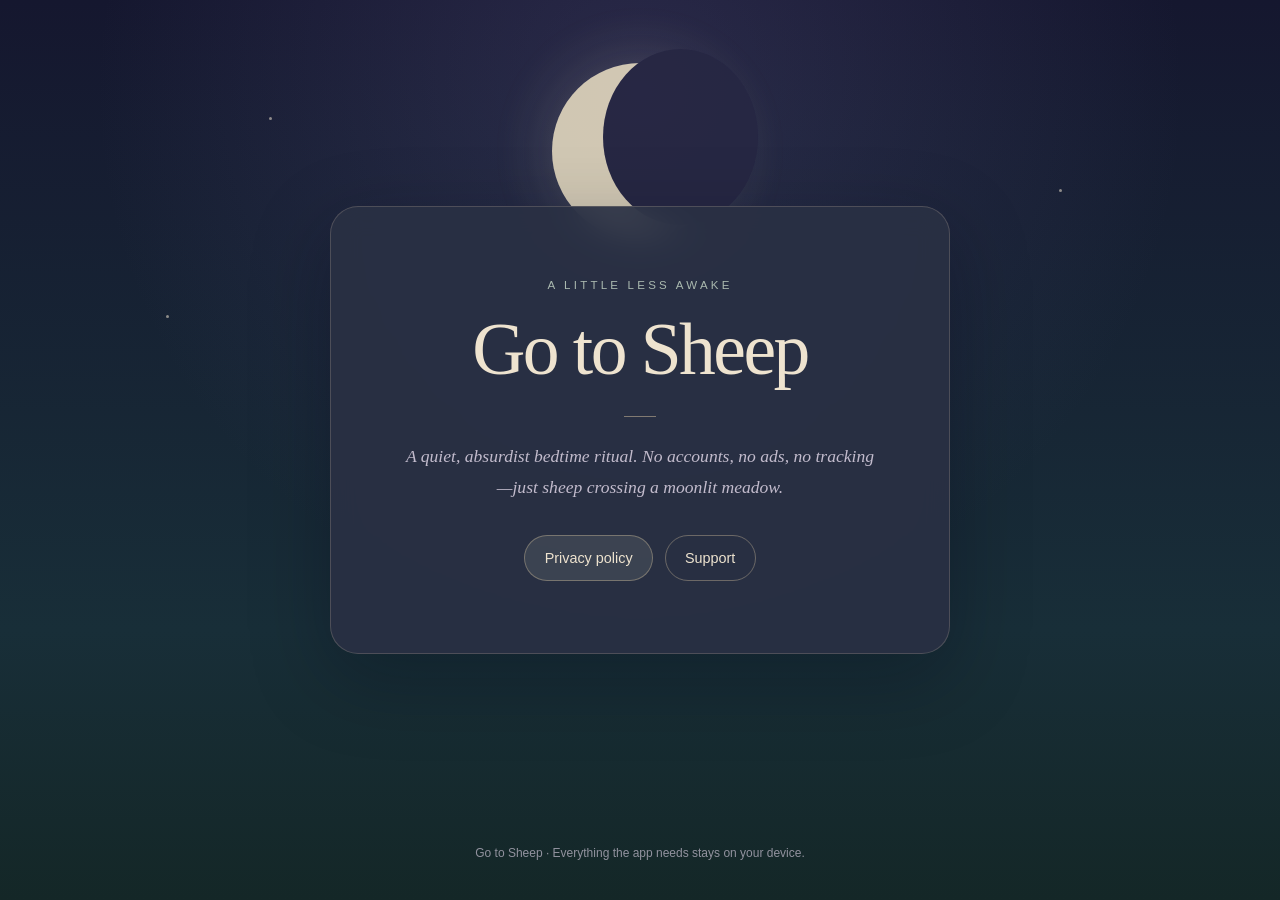
<file: index.html>
<!doctype html>
<html lang="en">
  <head>
    <meta charset="utf-8">
    <meta name="viewport" content="width=device-width, initial-scale=1">
    <meta name="theme-color" content="#15172f">
    <meta name="description" content="Privacy and support information for Go to Sheep, a quiet bedtime ritual for iPhone and iPad.">
    <title>Go to Sheep</title>
    <link rel="icon" href="./favicon.svg" type="image/svg+xml">
    <link rel="stylesheet" href="./styles.css">
  </head>
  <body>
    <main class="page home">
      <div class="sky" aria-hidden="true">
        <div class="moon"></div>
        <span class="star star-one"></span>
        <span class="star star-two"></span>
        <span class="star star-three"></span>
      </div>

      <section class="card hero">
        <p class="eyebrow">A little less awake</p>
        <h1>Go to Sheep</h1>
        <div class="rule"></div>
        <p class="lede">A quiet, absurdist bedtime ritual. No accounts, no ads, no tracking—just sheep crossing a moonlit meadow.</p>
        <nav class="actions" aria-label="Go to Sheep information">
          <a class="button" href="./privacy/">Privacy policy</a>
          <a class="button secondary" href="./support/">Support</a>
        </nav>
      </section>
    </main>
    <footer>Go to Sheep · Everything the app needs stays on your device.</footer>
  </body>
</html>
</file>
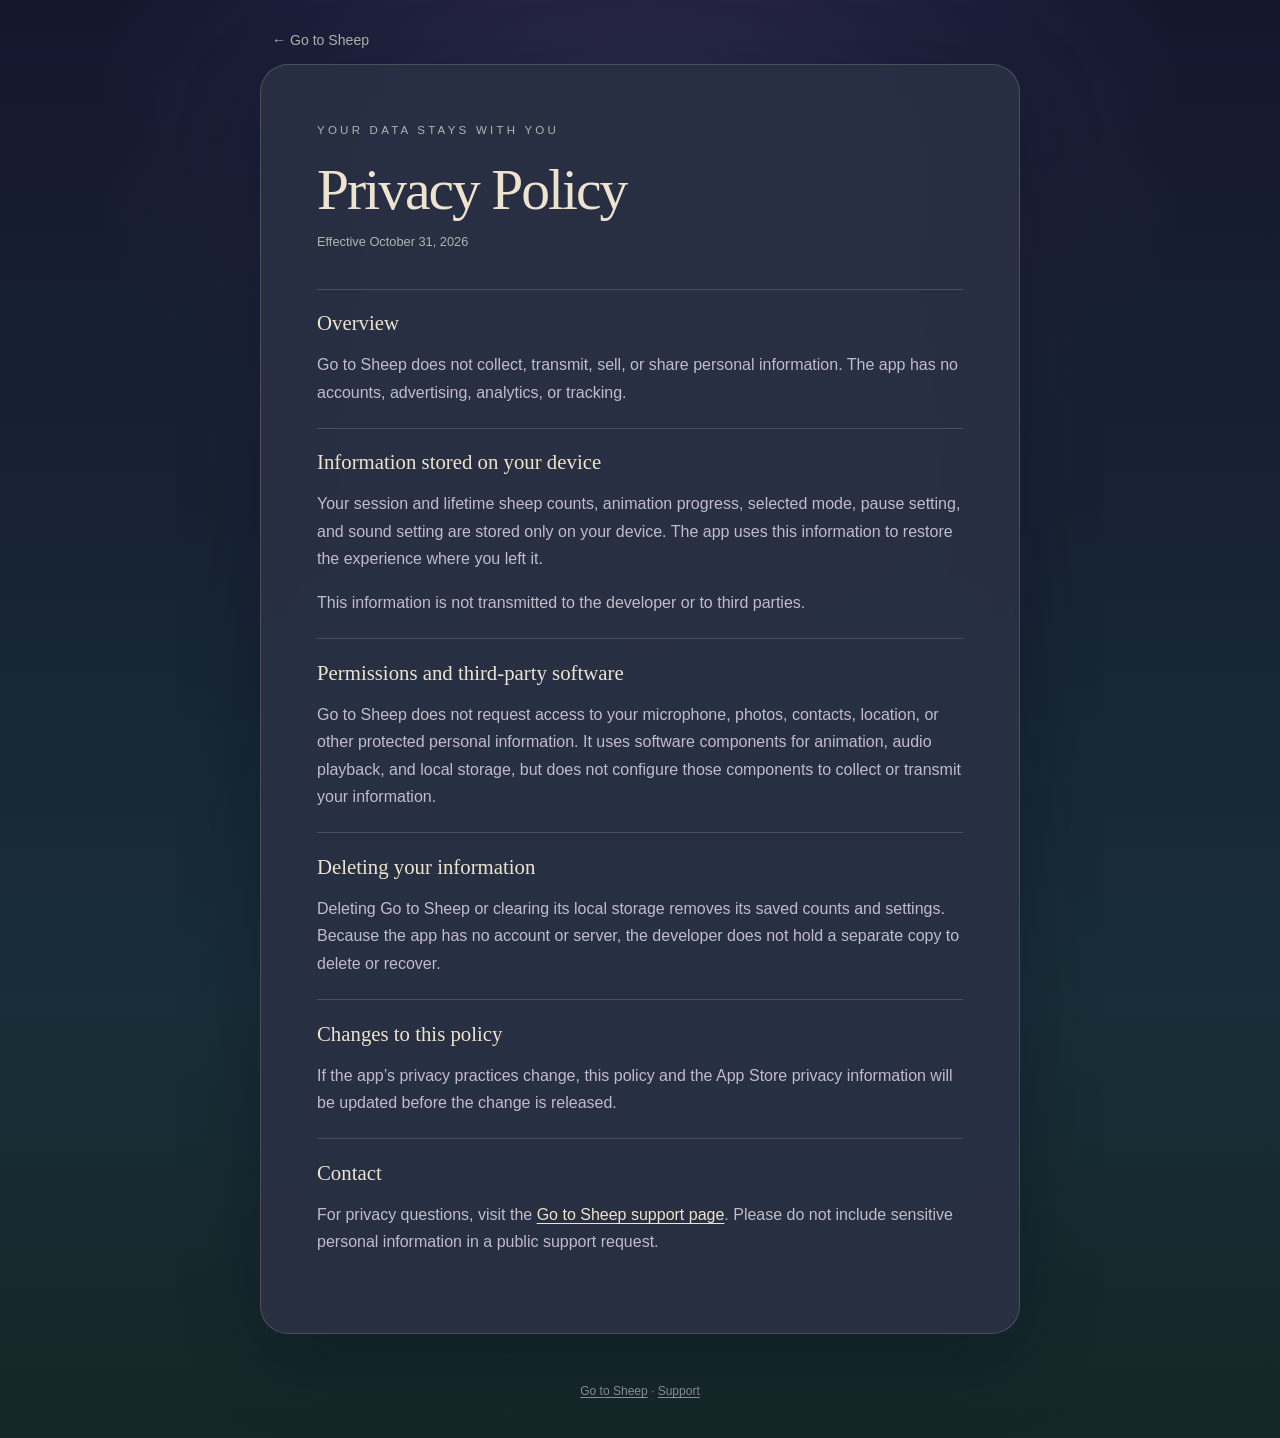
<file: privacy/index.html>
<!doctype html>
<html lang="en">
  <head>
    <meta charset="utf-8">
    <meta name="viewport" content="width=device-width, initial-scale=1">
    <meta name="theme-color" content="#15172f">
    <meta name="description" content="Privacy policy for Go to Sheep.">
    <title>Privacy Policy · Go to Sheep</title>
    <link rel="icon" href="../favicon.svg" type="image/svg+xml">
    <link rel="stylesheet" href="../styles.css">
  </head>
  <body>
    <main class="page document-page">
      <nav class="top-nav" aria-label="Breadcrumb">
        <a href="../">← Go to Sheep</a>
      </nav>

      <article class="card document">
        <p class="eyebrow">Your data stays with you</p>
        <h1>Privacy Policy</h1>
        <p class="effective">Effective October 31, 2026</p>

        <section>
          <h2>Overview</h2>
          <p>Go to Sheep does not collect, transmit, sell, or share personal information. The app has no accounts, advertising, analytics, or tracking.</p>
        </section>

        <section>
          <h2>Information stored on your device</h2>
          <p>Your session and lifetime sheep counts, animation progress, selected mode, pause setting, and sound setting are stored only on your device. The app uses this information to restore the experience where you left it.</p>
          <p>This information is not transmitted to the developer or to third parties.</p>
        </section>

        <section>
          <h2>Permissions and third-party software</h2>
          <p>Go to Sheep does not request access to your microphone, photos, contacts, location, or other protected personal information. It uses software components for animation, audio playback, and local storage, but does not configure those components to collect or transmit your information.</p>
        </section>

        <section>
          <h2>Deleting your information</h2>
          <p>Deleting Go to Sheep or clearing its local storage removes its saved counts and settings. Because the app has no account or server, the developer does not hold a separate copy to delete or recover.</p>
        </section>

        <section>
          <h2>Changes to this policy</h2>
          <p>If the app’s privacy practices change, this policy and the App Store privacy information will be updated before the change is released.</p>
        </section>

        <section>
          <h2>Contact</h2>
          <p>For privacy questions, visit the <a href="../support/">Go to Sheep support page</a>. Please do not include sensitive personal information in a public support request.</p>
        </section>
      </article>
    </main>
    <footer><a href="../">Go to Sheep</a> · <a href="../support/">Support</a></footer>
  </body>
</html>
</file>
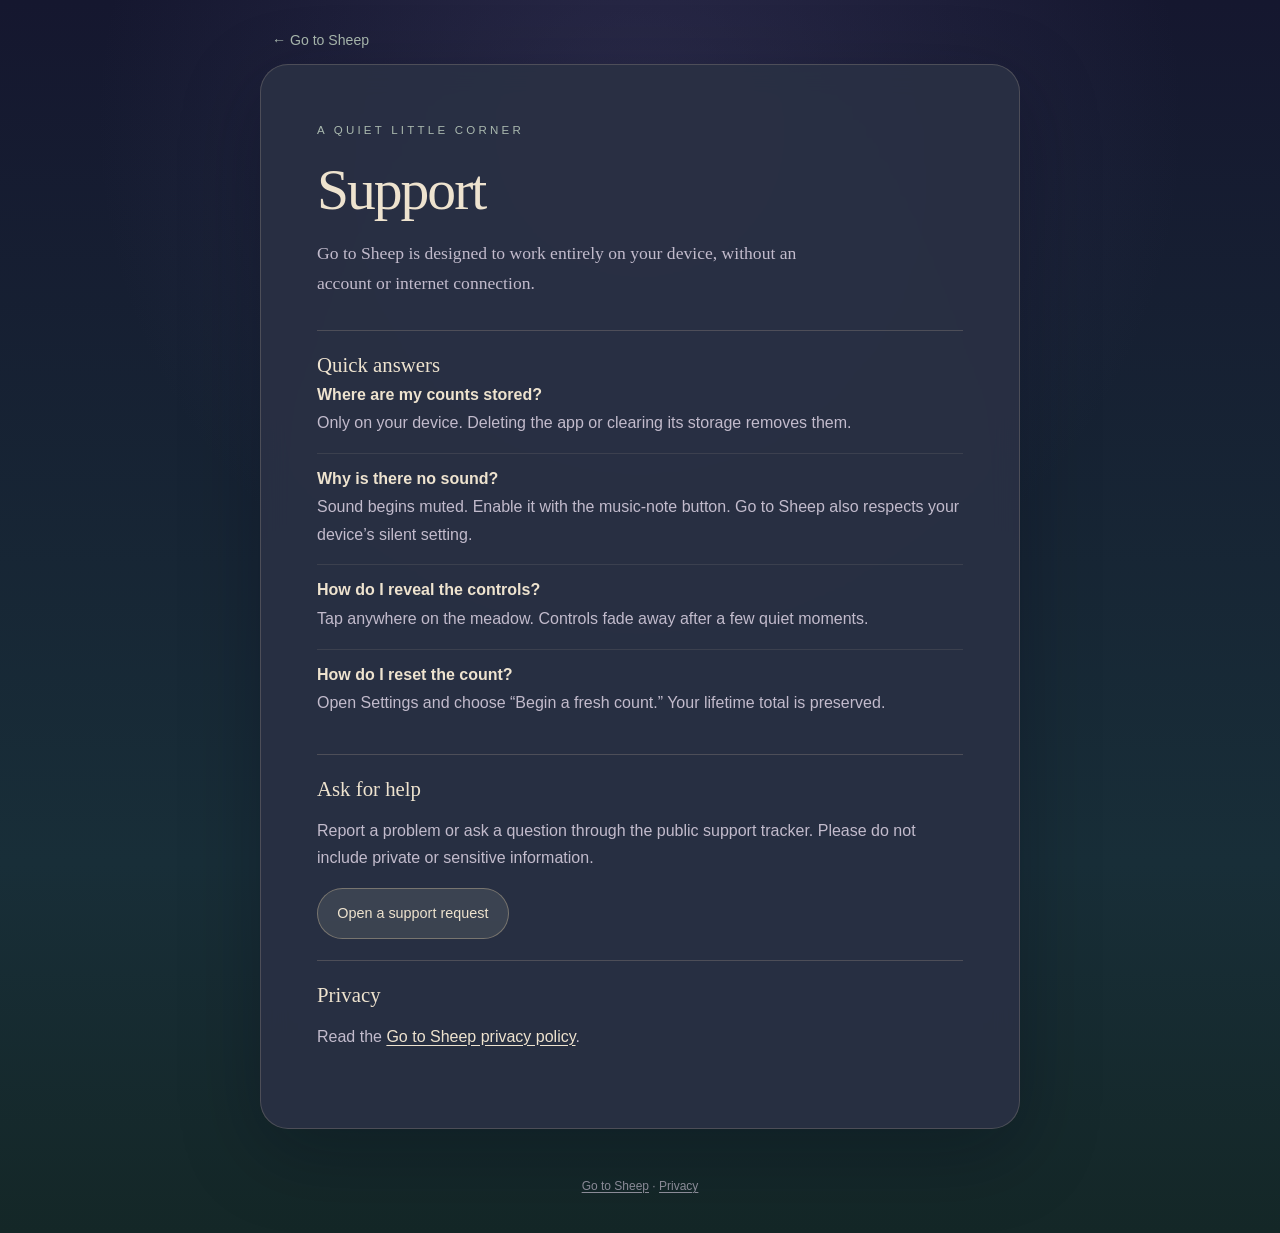
<file: support/index.html>
<!doctype html>
<html lang="en">
  <head>
    <meta charset="utf-8">
    <meta name="viewport" content="width=device-width, initial-scale=1">
    <meta name="theme-color" content="#15172f">
    <meta name="description" content="Support for Go to Sheep.">
    <title>Support · Go to Sheep</title>
    <link rel="icon" href="../favicon.svg" type="image/svg+xml">
    <link rel="stylesheet" href="../styles.css">
  </head>
  <body>
    <main class="page document-page">
      <nav class="top-nav" aria-label="Breadcrumb">
        <a href="../">← Go to Sheep</a>
      </nav>

      <article class="card document">
        <p class="eyebrow">A quiet little corner</p>
        <h1>Support</h1>
        <p class="lede compact">Go to Sheep is designed to work entirely on your device, without an account or internet connection.</p>

        <section>
          <h2>Quick answers</h2>
          <dl>
            <div>
              <dt>Where are my counts stored?</dt>
              <dd>Only on your device. Deleting the app or clearing its storage removes them.</dd>
            </div>
            <div>
              <dt>Why is there no sound?</dt>
              <dd>Sound begins muted. Enable it with the music-note button. Go to Sheep also respects your device’s silent setting.</dd>
            </div>
            <div>
              <dt>How do I reveal the controls?</dt>
              <dd>Tap anywhere on the meadow. Controls fade away after a few quiet moments.</dd>
            </div>
            <div>
              <dt>How do I reset the count?</dt>
              <dd>Open Settings and choose “Begin a fresh count.” Your lifetime total is preserved.</dd>
            </div>
          </dl>
        </section>

        <section>
          <h2>Ask for help</h2>
          <p>Report a problem or ask a question through the public support tracker. Please do not include private or sensitive information.</p>
          <p><a class="button" href="https://github.com/selfinterest/go-to-sheep-site/issues/new" rel="noopener">Open a support request</a></p>
        </section>

        <section>
          <h2>Privacy</h2>
          <p>Read the <a href="../privacy/">Go to Sheep privacy policy</a>.</p>
        </section>
      </article>
    </main>
    <footer><a href="../">Go to Sheep</a> · <a href="../privacy/">Privacy</a></footer>
  </body>
</html>
</file>
<file: styles.css>
:root {
  color-scheme: dark;
  --night: #15172f;
  --night-deep: #0c1224;
  --panel: rgba(42, 48, 68, 0.92);
  --cream: #eee3cf;
  --gold: #d9c6a1;
  --lavender: #c2bbcc;
  --sage: #aab9af;
  --line: rgba(207, 191, 170, 0.22);
}

* { box-sizing: border-box; }

html { min-height: 100%; }

body {
  min-height: 100vh;
  margin: 0;
  background:
    radial-gradient(circle at 50% 10%, rgba(95, 88, 139, 0.28), transparent 34rem),
    linear-gradient(180deg, var(--night) 0%, #182e38 70%, #142727 100%);
  color: var(--lavender);
  font-family: ui-sans-serif, -apple-system, BlinkMacSystemFont, "Segoe UI", sans-serif;
}

a { color: var(--cream); text-underline-offset: 0.2em; }
a:hover { color: #fff3d8; }
a:focus-visible { outline: 2px solid var(--gold); outline-offset: 4px; border-radius: 4px; }

.page {
  position: relative;
  width: min(100% - 2rem, 760px);
  min-height: calc(100vh - 72px);
  margin: 0 auto;
  padding: 4rem 0 2rem;
}

.home { display: grid; place-items: center; }

.sky { position: fixed; inset: 0; overflow: hidden; pointer-events: none; }
.moon {
  position: absolute;
  top: 7vh;
  left: 50%;
  width: clamp(7rem, 20vw, 11rem);
  aspect-ratio: 1;
  border-radius: 50%;
  transform: translateX(-50%);
  background: #efe3c7;
  box-shadow: 0 0 70px rgba(239, 227, 199, 0.22);
  opacity: 0.85;
}
.moon::after {
  content: "";
  position: absolute;
  inset: -8% -17% 8% 29%;
  border-radius: 50%;
  background: #272744;
}
.star { position: absolute; width: 3px; height: 3px; border-radius: 50%; background: var(--cream); opacity: 0.55; }
.star-one { top: 13%; left: 21%; }
.star-two { top: 21%; right: 17%; }
.star-three { top: 35%; left: 13%; }

.card {
  position: relative;
  width: 100%;
  border: 1px solid var(--line);
  border-radius: 28px;
  background: var(--panel);
  box-shadow: 0 24px 80px rgba(4, 8, 20, 0.28);
  backdrop-filter: blur(14px);
}

.hero { max-width: 620px; padding: clamp(2rem, 8vw, 4.5rem); text-align: center; }
.eyebrow { margin: 0 0 1rem; color: var(--sage); font-size: 0.72rem; letter-spacing: 0.28em; text-transform: uppercase; }
h1, h2 { color: var(--cream); font-family: Georgia, "Times New Roman", serif; font-weight: 400; }
h1 { margin: 0; font-size: clamp(2.7rem, 10vw, 4.6rem); letter-spacing: -0.035em; }
h2 { margin: 0 0 0.55rem; font-size: 1.3rem; }
.rule { width: 2rem; height: 1px; margin: 1.5rem auto; background: var(--gold); opacity: 0.5; }
.lede { max-width: 31rem; margin: 0 auto; font-family: Georgia, "Times New Roman", serif; font-size: 1.1rem; font-style: italic; line-height: 1.75; }
.lede.compact { margin: 1rem 0 2rem; font-style: normal; }

.actions { display: flex; flex-wrap: wrap; justify-content: center; gap: 0.75rem; margin-top: 2rem; }
.button {
  display: inline-flex;
  min-height: 46px;
  align-items: center;
  justify-content: center;
  padding: 0.75rem 1.2rem;
  border: 1px solid rgba(217, 198, 161, 0.38);
  border-radius: 999px;
  background: rgba(184, 192, 169, 0.14);
  color: var(--cream);
  font-size: 0.9rem;
  text-decoration: none;
}
.button:hover { background: rgba(184, 192, 169, 0.22); }
.button.secondary { background: transparent; }

.document-page { padding-top: 2rem; }
.top-nav { margin: 0 0 1rem 0.75rem; font-size: 0.88rem; }
.top-nav a { color: var(--sage); text-decoration: none; }
.document { padding: clamp(1.5rem, 6vw, 3.5rem); }
.document h1 { font-size: clamp(2.3rem, 8vw, 3.6rem); }
.effective { margin: 0.55rem 0 2.25rem; color: var(--sage); font-size: 0.8rem; }
.document section { padding: 1.35rem 0; border-top: 1px solid var(--line); }
.document p, dd { line-height: 1.72; }
.document section > :last-child { margin-bottom: 0; }

dl { margin: 0; }
dl > div { padding: 1rem 0; border-top: 1px solid rgba(207, 191, 170, 0.12); }
dl > div:first-child { padding-top: 0; border-top: 0; }
dt { color: var(--cream); font-weight: 600; }
dd { margin: 0.35rem 0 0; }

footer { min-height: 72px; padding: 1rem; color: rgba(194, 187, 204, 0.72); font-size: 0.75rem; line-height: 1.5; text-align: center; }
footer a { color: inherit; }

@media (max-width: 520px) {
  .page { width: min(100% - 1rem, 760px); padding-top: 1rem; }
  .hero, .document { border-radius: 22px; }
  .sky { opacity: 0.72; }
}

@media (prefers-reduced-motion: no-preference) {
  .card { animation: arrive 700ms ease-out both; }
  @keyframes arrive { from { opacity: 0; transform: translateY(8px); } }
}
</file>
